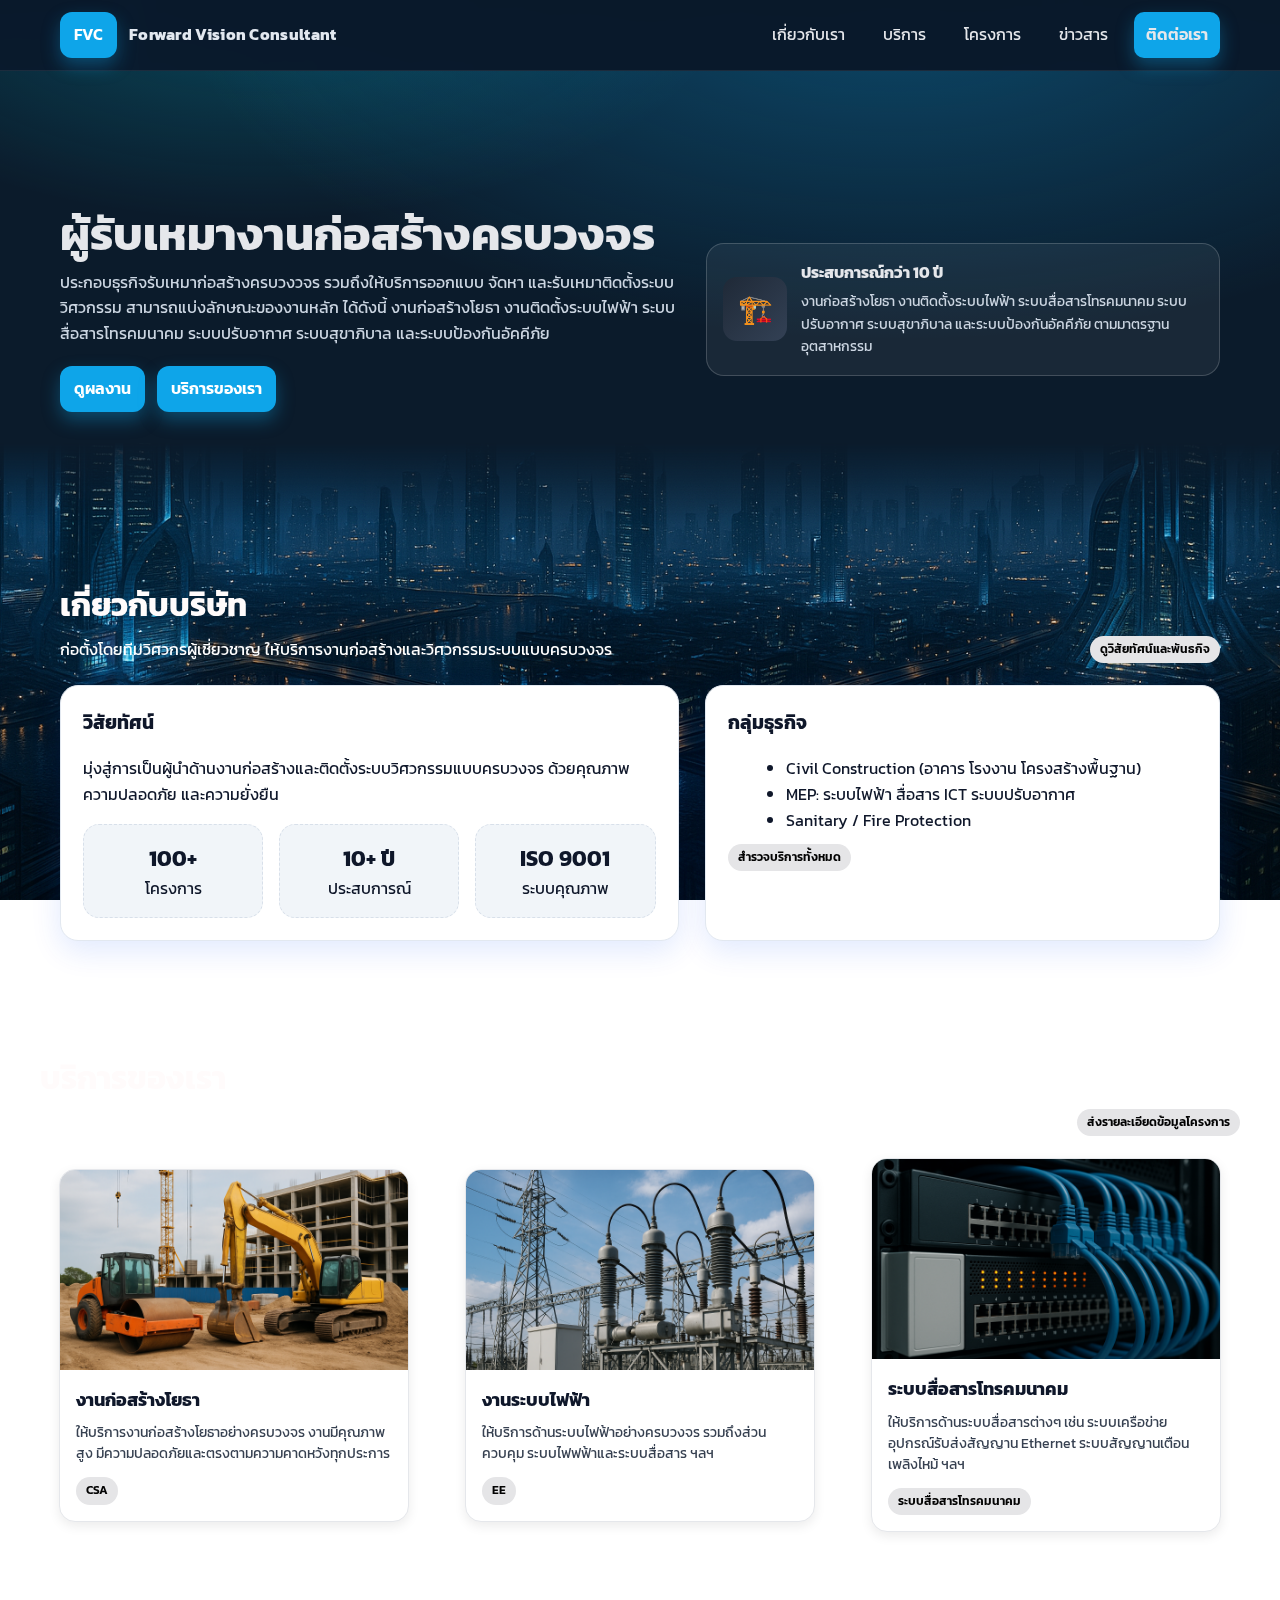
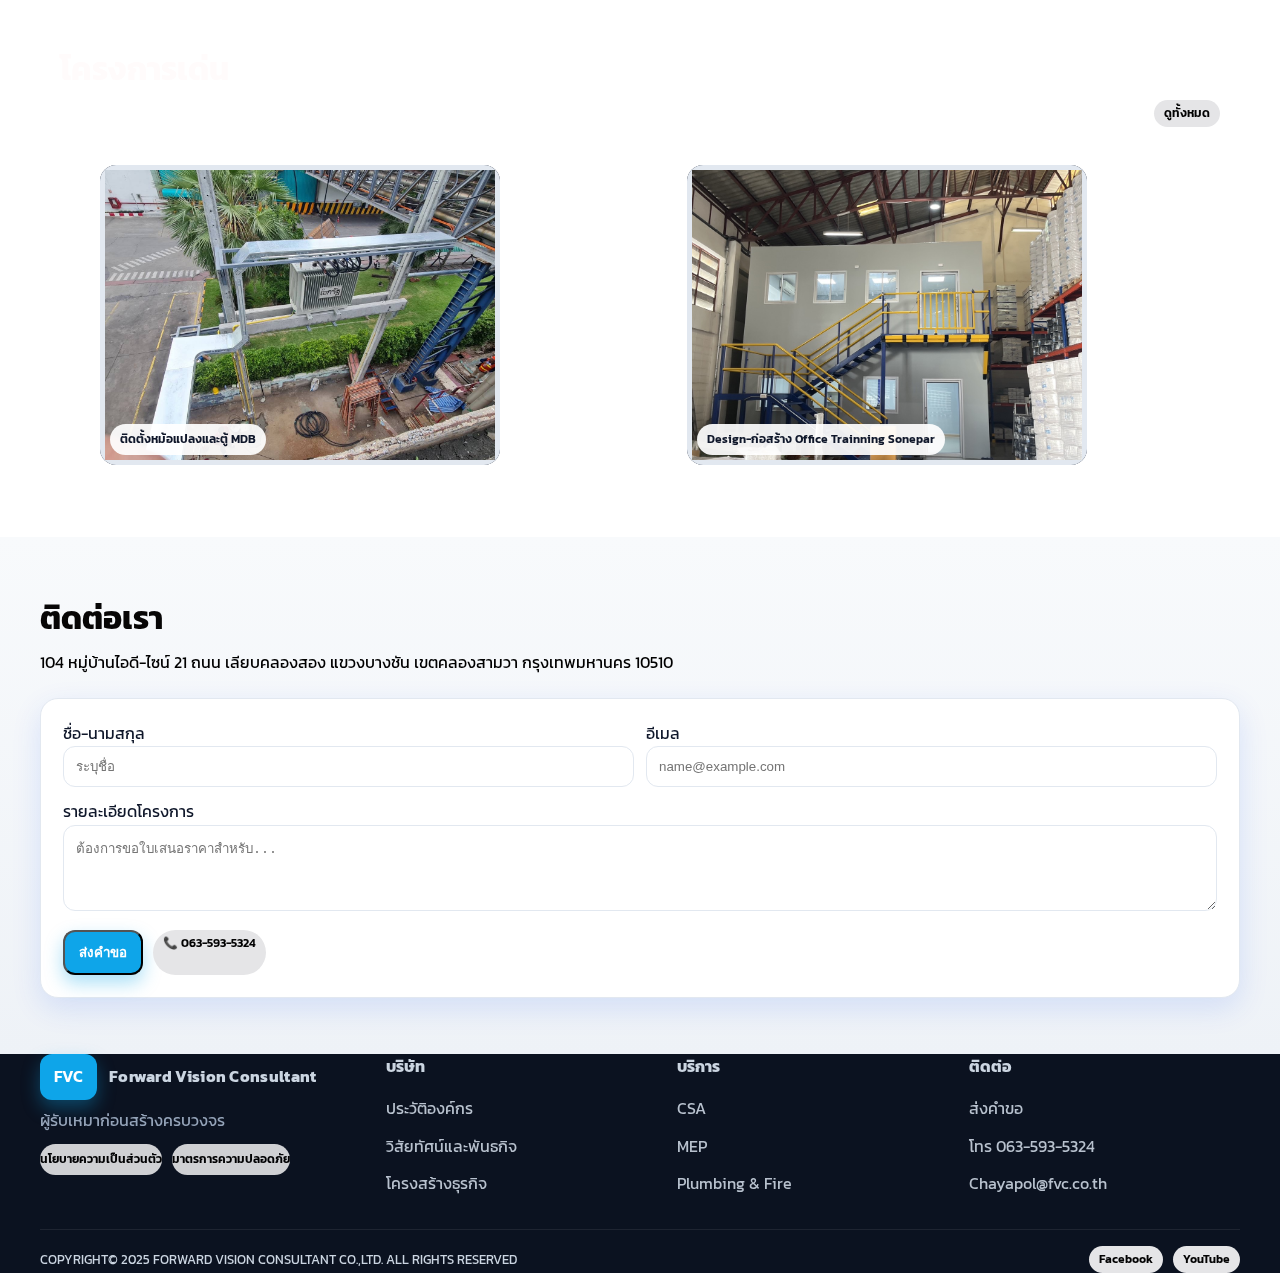
<file: FVC.html>
<!DOCTYPE html>
<html lang="th">
<head>
  <meta charset="utf-8" />
  <meta name="viewport" content="width=device-width, initial-scale=1" />
  <title>Forward Vision Consultant — ตัวอย่างหน้าโฮม (Mockup)</title>
  <meta name="description" content="ตัวอย่างหน้าเว็บไซต์โครงสร้างคล้าย PLE สำหรับใช้งานเป็นแม่แบบ HTML เดียว" />

  <!-- ฟอนต์ไทยอ่านง่าย -->
  <link href="https://fonts.googleapis.com/css2?family=Kanit:wght@300;400;600;700&display=swap" rel="stylesheet">
  <link rel="stylesheet" href="css.css">
  
</head>
<body>
  <!-- ===== Header ===== -->
  <header class="site-header">
    <nav class="nav">
      <a href="#" class="brand" aria-label="Forward Vision Consultant">
        <div class="btn-primary">FVC</div>
        <div class="brand__name">Forward Vision Consultant </div>
      </a>

      <div class="nav__links">
        <a href="#about">เกี่ยวกับเรา</a>
        <a href="#services">บริการ</a>
        <a href="#projects">โครงการ</a>
        <a href="#news">ข่าวสาร</a>
        <a href="#contact" class="btn-primary">ติดต่อเรา</a>
      </div>
      <button class="nav__toggle" id="openMenu" aria-label="เปิดเมนู">เมนู</button>
    </nav>
  </header>

  <!-- ===== Hero ===== -->
  <section class="hero">
    <div class="hero__inner">
      <div>
        <h1 class="hero__title">ผู้รับเหมางานก่อสร้างครบวงจร<br> </h1>
        <p class="hero__text">ประกอบธุรกิจรับเหมาก่อสร้างครบวงวจร รวมถึงให้บริการออกแบบ จัดหา และรับเหมาติดตั้งระบบวิศวกรรม สามารถแบ่งลักษณะของงานหลัก ได้ดังนี้ งานก่อสร้างโยธา งานติดตั้งระบบไฟฟ้า ระบบสื่อสารโทรคมนาคม ระบบปรับอากาศ ระบบสุขาภิบาล และระบบป้องกันอัคคีภัย</p>
        <div class="hero__cta">
          <a href="#projects" class="btn-primary">ดูผลงาน</a>
          <a class="btn-primary" 
          href="#services" >บริการของเรา</a>
        </div>

        
      </div>
      <div class="hero__card" role="group" aria-label="จุดเด่นองค์กร">
        <div class="hero__icon">🏗️</div>
        <div>
          <h4>ประสบการณ์กว่า 10 ปี</h4>
          <p>งานก่อสร้างโยธา งานติดตั้งระบบไฟฟ้า ระบบสื่อสารโทรคมนาคม ระบบปรับอากาศ ระบบสุขาภิบาล และระบบป้องกันอัคคีภัย ตามมาตรฐานอุตสาหกรรม</p>
        </div>
      </div>
    </div>
  </section>

  <!-- ===== About ===== -->
  <section id="about" class="wrap">
    <div class="section__head">
      <div>
        <h2 class="section__title">เกี่ยวกับบริษัท</h2>
        <p class="section__desc">ก่อตั้งโดยทีมวิศวกรผู้เชี่ยวชาญ ให้บริการงานก่อสร้างและวิศวกรรมระบบแบบครบวงจร</p>
      </div>
      <a class="chip" href="#">ดูวิสัยทัศน์และพันธกิจ</a>
    </div>

    <div class="about">
      <div class="about__card">
        <h3 style="margin-top:0">วิสัยทัศน์</h3>
        <p>มุ่งสู่การเป็นผู้นำด้านงานก่อสร้างและติดตั้งระบบวิศวกรรมแบบครบวงจร ด้วยคุณภาพ ความปลอดภัย และความยั่งยืน</p>
        <div class="about__grid">
          <div class="kpi"><b>100+</b> โครงการ</div>
          <div class="kpi"><b>10+ ปี</b> ประสบการณ์</div>
          <div class="kpi"><b>ISO 9001</b> ระบบคุณภาพ</div>
        </div>
      </div>
      <div class="about__card">
        <h3 style="margin-top:0">กลุ่มธุรกิจ</h3>
        <ul style="margin:0 0 10px 18px">
          <li>Civil Construction (อาคาร โรงงาน โครงสร้างพื้นฐาน)</li>
          <li>MEP: ระบบไฟฟ้า สื่อสาร ICT ระบบปรับอากาศ</li>
          <li> Sanitary / Fire Protection</li>
        </ul>
        <a class="chip" href="#services">สำรวจบริการทั้งหมด</a>
      </div>
    </div>
  </section>

  <!-- ===== Services ===== -->
  <section id="services">
    <div class="wrap">
      <div class="section__head">
        <div>
          <h2 class="section__title">บริการของเรา</h2>
          <p class="section__desc">ออกแบบ จัดหา ติดตั้ง ทดสอบ เดินระบบ และบำรุงรักษา</p>
        </div>
        <a class="chip" href="#contact">ส่งรายละเอียดข้อมูลโครงการ
        </a>
      </div>

      <div class="cards">
        <article class="card">
          <div class="card__media" aria-hidden="true"><img alt="ELE" src="2afe0683-553c-4413-890a-e48b988534cc.png"></div>
            <div class="card__body">
            <h3 class="card__title">งานก่อสร้างโยธา</h3>
            <p class="card__text">ให้บริการงานก่อสร้างโยธาอย่างครบวงจร งานมีคุณภาพสูง มีความปลอดภัยและตรงตามความคาดหวังทุกประการ </p>
            <span class="chip">CSA</span>
          </div>
        </article>
        <article class="card">
          <div class="card__media" style="background-image:linear-gradient(135deg,#111827,#334155)" aria-hidden="true"><img alt="Cm" src="11bb6939-87cd-4471-827c-fd140e84307a.png"></div>
          <div class="card__body">
            <h3 class="card__title">งานระบบไฟฟ้า</h3>
            <p class="card__text">ให้บริการด้านระบบไฟฟ้าอย่างครบวงจร รวมถึงส่วนควบคุม ระบบไฟฟฟ้าและระบบสื่อสาร ฯลฯ</p>
            <span class="chip">EE</span>
          </div>
        </article>
        <article class="card">
          <div class="card__media" style="background-image:linear-gradient(135deg,#0f172a,#1f2937)" aria-hidden="true"><img alt="Cm" src="ac35e5ed-27be-485d-bae0-e71a4d1cd133.png"></div>
          <div class="card__body">
            <h3 class="card__title">ระบบสื่อสารโทรคมนาคม</h3>
            <p class="card__text">ให้บริการด้านระบบสื่อสารต่างๆ เช่น ระบบเครือข่ายอุปกรณ์รับส่งสัญญาน Ethernet ระบบสัญญานเตือนเพลิงไหม้ ฯลฯ</p>
            <span class="chip">ระบบสื่อสารโทรคมนาคม</span>
          </div>
        </article>
      </div>
    </div>
  </section>

  <!-- ===== Projects ===== -->
  <section id="projects" class="wrap">
    <div class="section__head">
      <div>
        <h2 class="section__title">โครงการเด่น</h2>
        <p class="section__desc">ตัวอย่างเลย์เอาต์แกลเลอรี 4 คอลัมน์ ปรับเป็น 2/1 คอลัมน์อัตโนมัติบนอุปกรณ์พกพา</p>
      </div>
      <a class="chip" href="#">ดูทั้งหมด</a>
    </div>

    <div class="projects__grid">
      <figure class="project">
        <img alt="ติดตั้งหม้อแปลงและตู้ MDB" src="LINE_ALBUM_Project  Installation TR at CPF สมุทราสาคร_250820_1.jpg">
        <figcaption class="project__badge">ติดตั้งหม้อแปลงและตู้ MDB</figcaption></figure>
      <figure class="project">
        <img alt="โรงงาน" src="S__45506562.jpg"><figcaption class="project__badge">Design-ก่อสร้าง Office Trainning Sonepar</figcaption></figure>
      
    </div>
  </section>

  <!-- ===== Contact / CTA ===== -->
  <section id="contact" style="background:linear-gradient(180deg,#f8fafc,#eef2f7)">
    <div class="wrap">
      <div class="section__head">
        <div>
          <h2 class="section__Contact_title">ติดต่อเรา</h2>
          <p class="section__Contact_desc">104 หมู่บ้านไอดี-ไซน์ 21 ถนน เลียบคลองสอง แขวงบางชัน เขตคลองสามวา กรุงเทพมหานคร 10510</p>
        </div>
      </div>
      <form class="about__card" onsubmit="event.preventDefault(); alert('ส่งคำขอเรียบร้อย (ตัวอย่าง)');">
        <div style="display:grid; grid-template-columns:1fr 1fr; gap:12px">
          <label>ชื่อ-นามสกุล<br><input required placeholder="ระบุชื่อ" style="width:100%; padding:12px; border:1px solid var(--border); border-radius:12px"></label>
          <label>อีเมล<br><input type="email" required placeholder="name@example.com" style="width:100%; padding:12px; border:1px solid var(--border); border-radius:12px"></label>
          <label style="grid-column:1/-1">รายละเอียดโครงการ<br><textarea rows="4" placeholder="ต้องการขอใบเสนอราคาสำหรับ..." style="width:100%; padding:12px; border:1px solid var(--border); border-radius:12px"></textarea></label>
        </div>
        <div style="display:flex; gap:10px; margin-top:12px">
          <button class="btn-primary" type="submit">ส่งคำขอ</button>
          <a href="tel:063-593-5342" class="chip">📞 063-593-5324</a>
        </div>
      </form>
    </div>
  </section>

  <!-- ===== Footer ===== -->
  <footer class="site-footer">
    <div class="wrap">
      <div class="footer__grid">
        <div class="footer__col">
          <div class="brand" style="margin-bottom:8px"><div class="btn-primary">FVC</div><div class="brand__name">Forward Vision Consultant</div></div>
          <p style="margin:0 0 10px; color:#94a3b8">ผู้รับเหมาก่อนสร้างครบวงจร</p>
            <div style="display:flex; gap:10px; flex-wrap:wrap">
            <b class="chip" href="#">นโยบายความเป็นส่วนตัว</b>
            <b class="chip" href="#">มาตรการความปลอดภัย</b>
            </div>
        </div>
        <div class="footer__col">
          <h4>บริษัท</h4>
          <a href="#about">ประวัติองค์กร</a>
          <a href="#about">วิสัยทัศน์และพันธกิจ</a>
          <a href="#about">โครงสร้างธุรกิจ</a>
        </div>
        <div class="footer__col">
          <h4>บริการ</h4>
          <a href="#services">CSA</a>
          <a href="#services">MEP</a>
          <a href="#services">Plumbing & Fire</a>
        </div>
        <div class="footer__col">
          <h4>ติดต่อ</h4>
          <a href="#contact">ส่งคำขอ</a>
          <a href="tel:063-593-5324">โทร 063-593-5324</a>
          <a href="mailto:Chayapol@fvc.co.th">Chayapol@fvc.co.th</a>
        </div>
      </div>
      <div class="footer__bottom">
        <small>COPYRIGHT© 2025 FORWARD VISION CONSULTANT CO.,LTD. ALL RIGHTS RESERVED</small>
        <div style="display:flex; gap:10px">
          <a class="chip" href="https://www.facebook.com/save.chayapol.73/">Facebook</a>
          <a class="chip" href="https://www.youtube.com/">YouTube</a>
        </div>
      </div>
    </div>
  </footer>

  <!-- ===== Mobile drawer ===== -->
  <div class="drawer" id="drawer" aria-hidden="true">
    <div class="drawer__panel" role="dialog" aria-modal="true" aria-label="เมนูนำทาง">
      <div style="display:flex; align-items:center; justify-content:space-between; margin-bottom:10px">
        <div class="brand"><div class="brand__logo">FVC</div><div class="brand__name">FORWARD VISION CONSULTANT</div></div>
        <button id="closeMenu" class="nav__toggle" style="border-color:rgba(255,255,255,.25)">ปิด</button>
      </div>
      <a href="#about" onclick="toggleMenu(false)">เกี่ยวกับเรา</a>
      <a href="#services" onclick="toggleMenu(false)">บริการ</a>
      <a href="#projects" onclick="toggleMenu(false)">โครงการ</a>
      <a href="#news" onclick="toggleMenu(false)">ข่าวสาร</a>
      <a href="#contact" class="btn-primary" style="display:inline-block; margin-top:10px" onclick="toggleMenu(false)">ติดต่อเรา</a>
    </div>
  </div>

  <script>
    const drawer = document.getElementById('drawer');
    const openBtn = document.getElementById('openMenu');
    const closeBtn = document.getElementById('closeMenu');

    function toggleMenu(force){
      const open = (typeof force === 'boolean') ? force : !drawer.classList.contains('is-open');
      drawer.classList.toggle('is-open', open);
      drawer.setAttribute('aria-hidden', String(!open));
      if(open) document.body.style.overflow='hidden'; else document.body.style.overflow='';
    }
    openBtn.addEventListener('click', () => toggleMenu(true));
    closeBtn.addEventListener('click', () => toggleMenu(false));
    drawer.addEventListener('click', (e)=>{ if(e.target===drawer) toggleMenu(false) });
  </script>
</body>
</html>
</file>
<file: css.css>
:root{
    body{
    background: url('67382df8-c035-4632-991d-d7274420f6c6.png') no-repeat center center fixed;
    background-size: cover;
    font-family:"Kanit",system-ui,-apple-system,Segoe UI,Roboto,"Helvetica Neue",Arial,"Noto Sans",sans-serif; 
    color:#0f172a; 
    margin:0;
    padding:0;

    
  }
      --bg:#0b1b2b;          /* สีพื้นหลังเข้มของ Hero/Header */
      --bg-soft:#0f253c;     /* สีพื้นหลังอ่อน */
      --primary:#0ea5e9;     /* ฟ้าไฮไลต์ */
      --accent:#22c55e;      /* เขียวเน้น */
      --text:#0f172a;        /* ตัวอักษรเข้ม */
      --muted:#64748b;       /* ตัวอักษรรอง */
      --card:#ffffff;        /* พื้นการ์ด */
      --border:#e2e8f0;      /* เส้นขอบอ่อน */
      --shadow: 0 10px 30px rgba(0, 71, 250, 0.12);
      --radius: 18px;
      --radius-sm: 12px;
      --max: 1200px;
    }
     
    *{box-sizing:border-box}
    html,body{margin:0;padding:0}
    body{font-family:"Kanit",system-ui,-apple-system,Segoe UI,Roboto,"Helvetica Neue",Arial,"Noto Sans",sans-serif; color:var(--text); background:#f8fafc; line-height:1.6}
    a{color:inherit;text-decoration:none}
    img{max-width:100%;display:block}

    /* ===== Header ===== */
    .site-header{
      position:sticky;
      top:0;z-index:40;
      background:rgba(11,27,43,.85);
      backdrop-filter:saturate(150%) blur(8px);
      border-bottom:1px solid rgba(255,255,255,.08)
    }
    .nav{
      max-width:var(--max);
      margin:auto;display:flex;
      align-items:center;
      gap:18px;
      padding:12px 20px;
      color:#e2e8f0
    }
    .brand{
      display:flex;
      align-items:center;
      gap:12px
    }
    .brand__logo{
      width:38px;
      height:38px;
      border-radius:12px;
      background:linear-gradient(135deg,var(--primary),#38bdf8);
      display:grid;
      place-items:center;
      color:white;
      font-weight:700;box-shadow:0 6px 16px rgba(14,165,233,.45)
    }
    .brand__name{
      font-weight:700;
      letter-spacing:.3px
    }
    .nav__links{
      margin-left:auto;
      display:flex;
      gap:14px;
      align-items:center
    }
    .nav__links a{
      padding:10px 12px;
      border-radius:10px;
      color:#e5e7eb
    }
    .nav__links a:hover{
      background:rgba(255,255,255,.08)
    }
    .btn-primary{
      background:var(--primary); 
      color:white; 
      padding:10px 14px; 
      border-radius:12px; 
      font-weight:600; 
      box-shadow:0 8px 18px rgba(14,165,233,.35)
    }
    .btn-primary:hover{
      filter:brightness(1.05)
    }
    .nav__toggle{display:none;
      margin-left:auto;
      background:transparent;
      border:1px solid rgba(255,255,255,.15);
      color:#e5e7eb;
      padding:8px 10px;
      border-radius:10px;
    }

    /* ===== Hero ===== */
    .hero{
      position:relative;
      background:radial-gradient(1200px 600px at 70% -20%, rgba(14,165,233,.35), transparent 60%), radial-gradient(800px 400px at 20% -20%, rgba(3, 220, 248, 0.25), transparent 60%), var(--bg); 
      color:#e5e7eb;
    -webkit-mask-image: linear-gradient(to bottom, black 82%, transparent 100%);
            mask-image: linear-gradient(to bottom, black 82%, transparent 100%);
          }
    .hero__inner{
      max-width:var(--max); 
      margin:auto; 
      padding:80px 20px 56px; 
      display:grid; 
      grid-template-columns: 1.2fr 1fr; 
      gap:30px; align-items:center
    }
    .hero__title{
      font-size:clamp(28px,3.6vw,48px); 
      line-height:1.15; 
      margin:0 0 10px; 
      font-weight:700
    }
    .hero__text{
      color:#cbd5e1; 
      margin:0 0 20px
    }
    .hero__cta{
      display:flex; 
      gap:12px; 
      flex-wrap:wrap
    }
    .hero__cta b{
      display:block; 
      color:#000000; 
      padding:6px 0; 
      opacity:.9
    }
    .hero__cta b:hover{
      opacity:1
    }
    .hero__card{
      background:rgba(255,255,255,.06); 
      border:1px solid rgba(255,255,255,.18); 
      padding:16px; 
      border-radius:var(--radius); 
      display:grid; 
      grid-template-columns: 64px 1fr; 
      gap:14px; 
      align-items:center
    }
    .hero__icon{
      width:64px; 
      height:64px; 
      border-radius:14px; 
      background:linear-gradient(135deg,#1f2937,#334155); 
      display:grid; 
      place-items:center; 
      font-size:28px
    }
    .hero__card h4{
      margin:0 0 6px
    }
    .hero__card p{
      margin:0;color:#cbd5e1;
      font-size:14px
    }

    /* ===== Section base ===== */
    section{
      padding:56px 20px
    }
    .wrap{
      max-width:var(--max); 
      margin:auto
    }
    .section__head{
      display:flex; 
      align-items:end; 
      justify-content:space-between; 
      gap:20px; 
      margin-bottom:22px
    }
    .section__title{
      font-size:clamp(22px,4vw,32px); 
      margin:0;
      color:#fffbfb
    }
    .section__desc{
      color:var(--muted); 
      margin:6px 0 0;
      color:#ffffff
    }
    .section__Contact_title{
      font-size:clamp(22px,4vw,32px); 
      margin:0;
      color:#070606
    }
    .section__Contact_desc{
      color:var(--muted); 
      margin:6px 0 0;
      color:#000000
    }


    /* ===== About ===== */
    .about{
      display:grid; 
      grid-template-columns: 1.2fr 1fr; 
      gap:26px
    }
    .about__card{
      background:var(--card); 
      border:1px solid var(--border); 
      border-radius:var(--radius); 
      padding:22px; 
      box-shadow:var(--shadow)
    }
    .about__grid{display:grid; 
      grid-template-columns: repeat(3,1fr); 
      gap:16px; margin-top:12px
    }
    .kpi{background:#f1f5f9; 
      border:1px dashed #d8e0ea; 
      border-radius:16px; 
      padding:16px; 
      text-align:center
    }
    .kpi b{
      display:block; 
      font-size:22px
    }

    /* ===== Services ===== */
    .cards{
      display:grid; 
      grid-template-columns: repeat(3,1fr); 
      gap:18px
    }
   .card {
    display: flex;
    flex-direction: column;
    background: #fff;
    border: 1px solid #e5e7eb;
    border-radius: 16px;
    box-shadow: 0 4px 12px rgba(0,0,0,0.08);
    overflow: hidden;
    transition: transform 0.3s ease, box-shadow 0.3s ease;
    max-width: 350px;  /* จำกัดความกว้าง */
    margin: auto;
  }

  .card:hover {
    transform: translateY(-6px);
    box-shadow: 0 8px 20px rgba(0,0,0,0.15);
  }

  .card__media img {
   width: 100%;
   height: 200px;
   object-fit: cover;   /* ให้รูปไม่เพี้ยน */
    display: block;
  }

  .card__body {
    padding: 16px;
  }

.card__title {
  margin: 0 0 8px;
  font-size: 18px;
  font-weight: 700;
  color: #0f172a;
}

.card__text {
  font-size: 14px;
  line-height: 1.5;
  color: #374151;
  margin: 0 0 12px;
}

.chip {
  display: inline-block;
  background: #e5e5e7;
  color: #030303;
  font-size: 12px;
  font-weight: 600;
  padding: 4px 10px;
  border-radius: 999px;
}


    /* ===== Projects ===== */
    .projects__grid{
      display:grid; 
      grid-template-columns: repeat(2,1fr); 
      gap:14px}
    .project{
      position:relative; 
      border-radius:16px; 
      overflow:hidden; 
      height:300px; 
      width:400px;
      background:#0f172a;
      
    }
    .project img{
      width:100%; 
      height:100%; 
      object-fit:cover;   
      border:5px solid var(--border)
    }
    .project__badge{
      position:absolute; 
      left:10px; bottom:10px; 
      background:rgba(255,255,255,.92); 
      color:#0f172a; padding:6px 10px; 
      border-radius:999px; 
      font-size:12px; 
      font-weight:600
    }
    

    /* ===== Footer ===== */
    .site-footer{
      background:#0b1220;
      color:#cbd5e1
    }
    .footer__grid{
      display:grid; 
      grid-template-columns: 1.2fr repeat(3,1fr); 
      gap:20px
    }
    .footer__col h4{
      margin:0 0 10px
    }
    .footer__col a{
      display:block; 
      color:#cbd5e1;/**/ 
      padding:6px 0; 
      opacity:.9
    }
    .footer__col a:hover{
      opacity:1
    }
    .footer__col b{
      display:block; 
      color:#000000;/**/ 
      padding:6px 0; 
      opacity:.9
    }
    .footer__col b:hover{
      opacity:1
    }
    .footer__bottom{
      border-top:1px solid rgba(255, 255, 255, 0.08); 
      margin-top:26px; 
      padding-top:16px; 
      display:flex; 
      align-items:center; 
      justify-content:space-between; 
      gap:12px
    }

    /* ===== Responsive ===== */
    @media (max-width: 1024px){
      .hero__inner{grid-template-columns:1fr}
      .about{grid-template-columns:1fr}
      .news{grid-template-columns:1fr}
    }
    @media (max-width: 820px){
      .nav__links{display:none}
      .nav__toggle{display:inline-flex}
      .cards{grid-template-columns: 1fr 1fr}
      .projects__grid{grid-template-columns: 1fr 1fr}
      .news__list{grid-template-columns:1fr}
      .footer__grid{grid-template-columns:1fr 1fr}
    }
    @media (max-width: 560px){
      .cards{grid-template-columns:1fr}
      .projects__grid{grid-template-columns:1fr}
      .footer__grid{grid-template-columns:1fr}
    }

    /* ===== Mobile drawer ===== */
    .drawer{position:fixed; 
      inset:0; 
      background:rgba(2,6,23,.55); 
      backdrop-filter: blur(4px); 
      display:none
    }
    .drawer.is-open{
      display:block
    }
    .drawer__panel{
      position:absolute; 
      right:0; 
      top:0; 
      bottom:0; 
      width:min(86vw,360px); 
      background:#0e2136; 
      color:#e5e7eb; 
      padding:18px; 
      box-shadow: -10px 0 30px rgba(2,8,23,.4)}
    .drawer__panel a{
      display:block; 
      padding:12px 10px; 
      border-radius:10px
    }
    .drawer__panel a:hover{
      background:rgba(247, 246, 246, 0.06)
    }
</file>
